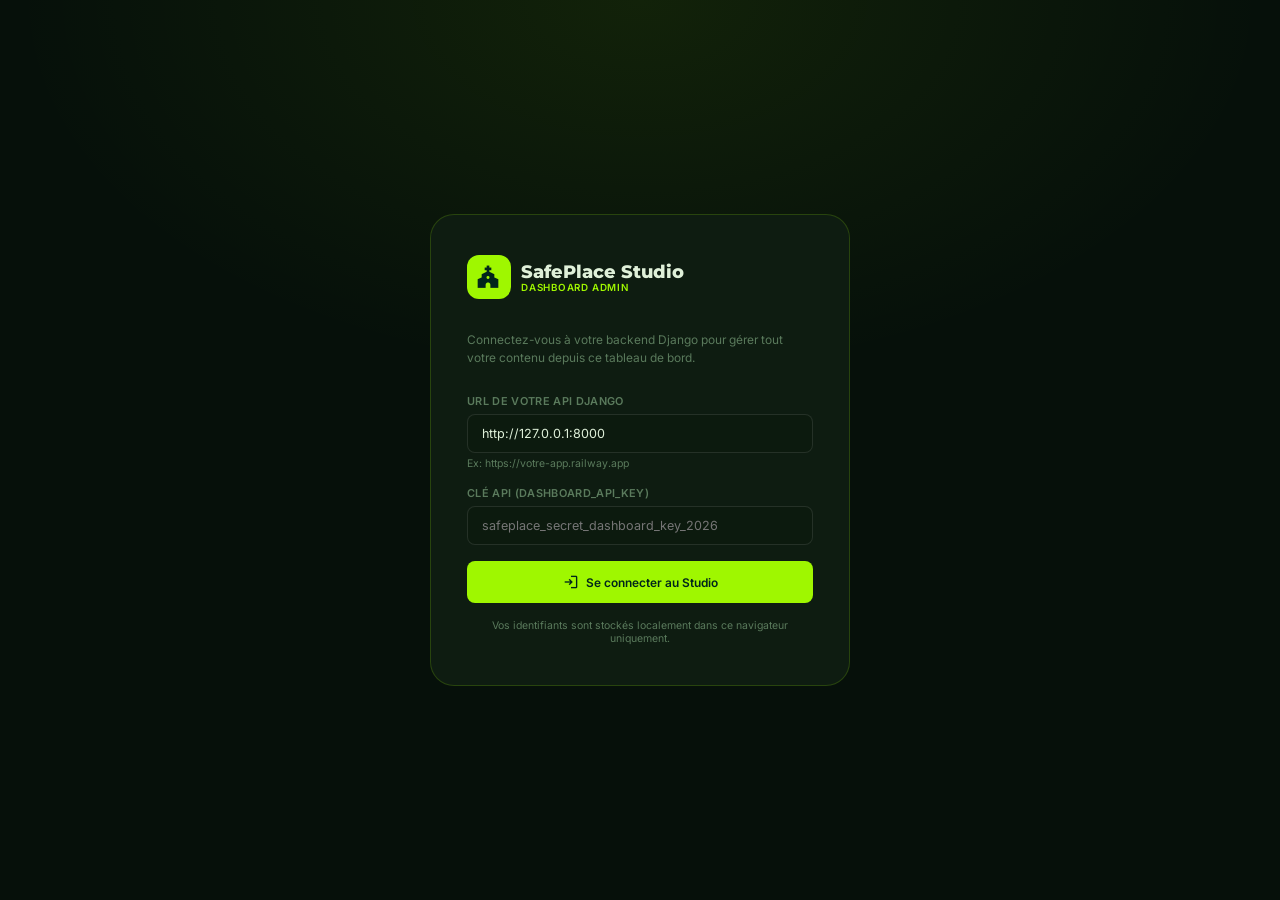
<file: dashboard/index.html>
<!DOCTYPE html>
<html lang="fr">
<head>
<meta charset="UTF-8"/>
<meta name="viewport" content="width=device-width, initial-scale=1.0"/>
<title>SafePlace Studio</title>
<link href="https://fonts.googleapis.com/css2?family=Inter:wght@300;400;500;600;700;800&family=Montserrat:wght@700;800;900&display=swap" rel="stylesheet"/>
<link href="https://fonts.googleapis.com/css2?family=Material+Symbols+Outlined:wght,FILL@300..700,0..1" rel="stylesheet"/>
<style>
/* ═══════════════ VARIABLES ═══════════════ */
:root{
  --bg:#06100a;--sb:#080f0b;--card:#0e1c11;--card2:#131f15;
  --border:rgba(159,247,0,.1);--border2:rgba(159,247,0,.18);
  --accent:#9ff700;--accent-dim:rgba(159,247,0,.13);
  --text:#dff0d9;--muted:#5a7a5c;--muted2:#3d5c40;
  --danger:#ff4455;--warn:#f59e0b;--info:#38bdf8;
  --radius:14px;--radius-sm:8px;--sidebar-w:240px;
  --transition:.18s ease;
}

/* ═══════════════ RESET ═══════════════ */
*{margin:0;padding:0;box-sizing:border-box}
html,body{height:100%;font-family:'Inter',sans-serif;background:var(--bg);color:var(--text);font-size:14px;-webkit-font-smoothing:antialiased}
a{text-decoration:none;color:inherit}
button{cursor:pointer;font-family:inherit}
input,textarea,select{font-family:inherit}
.material-symbols-outlined{font-variation-settings:'FILL' 0,'wght' 400,'GRAD' 0,'opsz' 24;display:inline-block;line-height:1;vertical-align:middle}

/* ═══════════════ SCROLLBAR ═══════════════ */
::-webkit-scrollbar{width:5px;height:5px}
::-webkit-scrollbar-track{background:transparent}
::-webkit-scrollbar-thumb{background:var(--muted2);border-radius:99px}

/* ═══════════════ LOGIN SCREEN ═══════════════ */
#login-screen{
  display:flex;align-items:center;justify-content:center;
  min-height:100vh;padding:24px;
  background:radial-gradient(ellipse 70% 60% at 50% 0%, rgba(159,247,0,.08) 0%, transparent 70%),var(--bg);
}
.login-box{
  width:100%;max-width:420px;
  background:var(--card);border:1px solid var(--border2);
  border-radius:24px;padding:40px 36px;
}
.login-logo{display:flex;align-items:center;gap:10px;margin-bottom:32px}
.login-logo-icon{width:44px;height:44px;border-radius:12px;background:var(--accent);display:flex;align-items:center;justify-content:center}
.login-logo-icon .material-symbols-outlined{color:#00261b;font-size:24px;font-variation-settings:'FILL' 1}
.login-logo h1{font-family:'Montserrat',sans-serif;font-size:1.25rem;font-weight:800;color:var(--text)}
.login-logo span{font-size:.7rem;color:var(--accent);font-weight:600;letter-spacing:.08em;text-transform:uppercase;display:block}
.login-tagline{color:var(--muted);font-size:.85rem;margin-bottom:28px;line-height:1.5}

/* ═══════════════ FORM ELEMENTS ═══════════════ */
.field{margin-bottom:16px}
.field label{display:block;font-size:.78rem;font-weight:600;color:var(--muted);margin-bottom:6px;letter-spacing:.03em;text-transform:uppercase}
.field input,.field select,.field textarea{
  width:100%;background:#0c1a0e;border:1px solid rgba(255,255,255,.1);
  border-radius:var(--radius-sm);padding:11px 14px;color:var(--text);font-size:.9rem;
  transition:border-color var(--transition);outline:none;
}
.field input:focus,.field select:focus,.field textarea:focus{border-color:var(--accent)}
.field textarea{resize:vertical;min-height:90px}
.field select option{background:#0c1a0e}
.field-row{display:grid;grid-template-columns:1fr 1fr;gap:12px}
.field-hint{font-size:.75rem;color:var(--muted);margin-top:4px}

/* ═══════════════ BUTTONS ═══════════════ */
.btn{display:inline-flex;align-items:center;gap:6px;padding:9px 18px;border-radius:999px;border:none;font-weight:600;font-size:.85rem;transition:all var(--transition);white-space:nowrap}
.btn-accent{background:var(--accent);color:#00261b}
.btn-accent:hover{background:#b5ff1a;transform:translateY(-1px)}
.btn-ghost{background:rgba(255,255,255,.06);color:var(--text)}
.btn-ghost:hover{background:rgba(255,255,255,.1)}
.btn-danger{background:rgba(255,68,85,.15);color:var(--danger)}
.btn-danger:hover{background:rgba(255,68,85,.25)}
.btn-warn{background:rgba(245,158,11,.15);color:var(--warn)}
.btn-warn:hover{background:rgba(245,158,11,.25)}
.btn-success{background:var(--accent-dim);color:var(--accent)}
.btn-success:hover{background:rgba(159,247,0,.22)}
.btn-sm{padding:6px 12px;font-size:.78rem}
.btn-icon{padding:7px;border-radius:var(--radius-sm)}
.btn:disabled{opacity:.5;pointer-events:none}
.btn-full{width:100%;justify-content:center;border-radius:var(--radius-sm);padding:12px}

/* ═══════════════ APP SHELL ═══════════════ */
#app{display:none;height:100vh;overflow:hidden}
.app-layout{display:flex;height:100%}

/* ═══════════════ SIDEBAR ═══════════════ */
#sidebar{
  width:var(--sidebar-w);flex-shrink:0;
  background:var(--sb);border-right:1px solid var(--border);
  display:flex;flex-direction:column;overflow-y:auto;
  transition:transform var(--transition);
}
.sb-logo{
  display:flex;align-items:center;gap:10px;
  padding:20px 18px 16px;border-bottom:1px solid var(--border);
}
.sb-logo-icon{width:36px;height:36px;border-radius:10px;background:var(--accent);display:flex;align-items:center;justify-content:center;flex-shrink:0}
.sb-logo-icon .material-symbols-outlined{color:#00261b;font-size:19px;font-variation-settings:'FILL' 1}
.sb-logo-text{font-family:'Montserrat',sans-serif;font-weight:800;font-size:.92rem;color:var(--text);line-height:1.2}
.sb-logo-sub{font-size:.62rem;color:var(--accent);font-weight:600;letter-spacing:.08em;text-transform:uppercase}
.sb-section{padding:10px 10px 4px;font-size:.65rem;font-weight:700;color:var(--muted2);letter-spacing:.1em;text-transform:uppercase}
.sb-nav{padding:4px 8px;display:flex;flex-direction:column;gap:2px}
.sb-item{
  display:flex;align-items:center;gap:10px;
  padding:9px 12px;border-radius:var(--radius-sm);
  color:var(--muted);font-weight:500;font-size:.875rem;
  cursor:pointer;transition:all var(--transition);position:relative;
}
.sb-item:hover{background:var(--accent-dim);color:var(--text)}
.sb-item.active{background:var(--accent-dim);color:var(--accent);font-weight:600}
.sb-item.active::before{content:'';position:absolute;left:0;top:25%;bottom:25%;width:3px;border-radius:0 3px 3px 0;background:var(--accent)}
.sb-item .material-symbols-outlined{font-size:19px}
.sb-badge{margin-left:auto;background:var(--danger);color:#fff;font-size:.65rem;font-weight:700;padding:2px 7px;border-radius:99px;min-width:20px;text-align:center}
.sb-badge.green{background:var(--accent);color:#00261b}
.sb-footer{margin-top:auto;padding:12px 8px;border-top:1px solid var(--border)}
.sb-api-info{padding:8px 12px;border-radius:var(--radius-sm);background:var(--accent-dim);margin-bottom:8px}
.sb-api-info p{font-size:.72rem;color:var(--muted);margin-bottom:2px}
.sb-api-info span{font-size:.75rem;color:var(--accent);font-weight:600;word-break:break-all}

/* ═══════════════ MAIN CONTENT ═══════════════ */
#main{flex:1;display:flex;flex-direction:column;overflow:hidden}
#topbar{
  display:flex;align-items:center;justify-content:space-between;
  padding:14px 24px;border-bottom:1px solid var(--border);
  background:rgba(8,15,11,.85);backdrop-filter:blur(12px);
  position:sticky;top:0;z-index:10;flex-shrink:0;
}
#page-title{font-family:'Montserrat',sans-serif;font-size:1.1rem;font-weight:800;color:var(--text)}
.topbar-actions{display:flex;align-items:center;gap:8px}
#content{flex:1;overflow-y:auto;padding:24px}

/* ═══════════════ SECTION (hidden/shown) ═══════════════ */
.section{display:none}
.section.active{display:block;animation:fadeIn .2s ease}
@keyframes fadeIn{from{opacity:0;transform:translateY(6px)}to{opacity:1;transform:none}}

/* ═══════════════ STATS GRID ═══════════════ */
.stats-grid{display:grid;grid-template-columns:repeat(auto-fill,minmax(160px,1fr));gap:14px;margin-bottom:24px}
.stat-card{
  background:var(--card);border:1px solid var(--border);border-radius:var(--radius);
  padding:18px;transition:border-color var(--transition),transform var(--transition);
}
.stat-card:hover{border-color:var(--border2);transform:translateY(-2px)}
.stat-icon{width:38px;height:38px;border-radius:10px;display:flex;align-items:center;justify-content:center;margin-bottom:12px}
.stat-val{font-size:1.8rem;font-weight:800;font-family:'Montserrat',sans-serif;line-height:1;margin-bottom:4px}
.stat-label{font-size:.75rem;color:var(--muted);font-weight:500}
.stat-sub{font-size:.72rem;color:var(--muted);margin-top:6px}
.stat-sub span{color:var(--accent);font-weight:600}

/* ═══════════════ TABLES ═══════════════ */
.table-wrap{background:var(--card);border:1px solid var(--border);border-radius:var(--radius);overflow:hidden}
.table-head{display:flex;align-items:center;justify-content:space-between;padding:14px 18px;border-bottom:1px solid var(--border);gap:12px;flex-wrap:wrap}
.table-title{font-weight:700;font-size:.95rem}
.table-tools{display:flex;align-items:center;gap:8px;flex-wrap:wrap}
.search-box{display:flex;align-items:center;gap:8px;background:rgba(255,255,255,.05);border:1px solid rgba(255,255,255,.08);border-radius:var(--radius-sm);padding:7px 12px}
.search-box input{background:transparent;border:none;outline:none;color:var(--text);font-size:.85rem;width:160px}
.search-box .material-symbols-outlined{color:var(--muted);font-size:17px}
table{width:100%;border-collapse:collapse}
thead tr{border-bottom:1px solid var(--border)}
th{padding:10px 16px;text-align:left;font-size:.72rem;font-weight:700;color:var(--muted);letter-spacing:.06em;text-transform:uppercase;white-space:nowrap}
td{padding:12px 16px;font-size:.875rem;border-bottom:1px solid rgba(255,255,255,.03);vertical-align:middle}
tr:last-child td{border-bottom:none}
tr:hover td{background:rgba(255,255,255,.02)}
.td-actions{display:flex;gap:6px;align-items:center}
.td-truncate{max-width:220px;overflow:hidden;text-overflow:ellipsis;white-space:nowrap}

/* ═══════════════ BADGES ═══════════════ */
.badge{display:inline-flex;align-items:center;gap:4px;padding:3px 10px;border-radius:99px;font-size:.72rem;font-weight:700;letter-spacing:.02em}
.badge-green{background:rgba(159,247,0,.15);color:var(--accent)}
.badge-red{background:rgba(255,68,85,.15);color:var(--danger)}
.badge-yellow{background:rgba(245,158,11,.15);color:var(--warn)}
.badge-blue{background:rgba(56,189,248,.15);color:var(--info)}
.badge-gray{background:rgba(255,255,255,.08);color:var(--muted)}
.dot{width:6px;height:6px;border-radius:50%;flex-shrink:0}
.dot-green{background:var(--accent);box-shadow:0 0 6px var(--accent)}
.dot-red{background:var(--danger)}
.dot-yellow{background:var(--warn);animation:pulse 2s infinite}
.dot-gray{background:var(--muted)}
@keyframes pulse{0%,100%{opacity:1}50%{opacity:.4}}

/* ═══════════════ LIVE CARDS ═══════════════ */
.lives-grid{display:grid;grid-template-columns:repeat(auto-fill,minmax(300px,1fr));gap:16px}
.live-card{
  background:var(--card);border:1px solid var(--border);border-radius:var(--radius);
  padding:20px;transition:border-color var(--transition);
}
.live-card:hover{border-color:var(--border2)}
.live-card-header{display:flex;align-items:flex-start;justify-content:space-between;gap:12px;margin-bottom:12px}
.live-card-platform{display:flex;align-items:center;gap:8px}
.live-platform-icon{width:32px;height:32px;border-radius:8px;display:flex;align-items:center;justify-content:center;font-size:.7rem;font-weight:800;letter-spacing:.03em}
.live-card h3{font-size:.95rem;font-weight:700;line-height:1.3;margin-bottom:4px}
.live-card p{font-size:.8rem;color:var(--muted);line-height:1.4;margin-bottom:12px}
.live-card-url{font-size:.75rem;color:var(--muted);word-break:break-all;padding:8px;background:rgba(255,255,255,.04);border-radius:6px;margin-bottom:12px;display:flex;align-items:center;gap:6px}
.live-card-actions{display:flex;gap:8px;flex-wrap:wrap}
.live-card.is-live{border-color:rgba(255,68,85,.4);box-shadow:0 0 24px rgba(255,68,85,.08)}

/* ═══════════════ TWO-COL GRID (recent tables) ═══════════════ */
.two-col{display:grid;grid-template-columns:1fr 1fr;gap:16px}
@media(max-width:900px){.two-col{grid-template-columns:1fr}}

/* ═══════════════ MESSAGES ═══════════════ */
.msg-item{
  display:flex;align-items:flex-start;gap:12px;
  padding:14px 18px;border-bottom:1px solid var(--border);
  cursor:pointer;transition:background var(--transition);
}
.msg-item:hover{background:rgba(255,255,255,.03)}
.msg-item:last-child{border-bottom:none}
.msg-avatar{width:36px;height:36px;border-radius:50%;background:var(--accent-dim);display:flex;align-items:center;justify-content:center;color:var(--accent);font-weight:700;font-size:.9rem;flex-shrink:0}
.msg-body{flex:1;min-width:0}
.msg-from{font-weight:600;font-size:.875rem;display:flex;align-items:center;gap:8px}
.msg-subject{font-size:.82rem;color:var(--muted);white-space:nowrap;overflow:hidden;text-overflow:ellipsis}
.msg-date{font-size:.72rem;color:var(--muted2);white-space:nowrap;margin-left:auto;flex-shrink:0}
.msg-unread .msg-from{color:var(--accent)}
.msg-unread-dot{width:7px;height:7px;border-radius:50%;background:var(--accent);flex-shrink:0;margin-top:4px}

/* ═══════════════ EMPTY STATE ═══════════════ */
.empty{
  text-align:center;padding:56px 24px;color:var(--muted);
}
.empty .material-symbols-outlined{font-size:52px;opacity:.25;display:block;margin-bottom:12px}
.empty p{font-size:.9rem}

/* ═══════════════ PAGINATION ═══════════════ */
.pagination{display:flex;align-items:center;gap:8px;padding:12px 16px;border-top:1px solid var(--border);justify-content:center}
.pagination .btn-ghost{padding:6px 12px;border-radius:6px}
.pagination span{font-size:.8rem;color:var(--muted)}

/* ═══════════════ MODALS ═══════════════ */
.modal-overlay{
  display:none;position:fixed;inset:0;z-index:200;
  background:rgba(0,0,0,.7);backdrop-filter:blur(6px);
  align-items:center;justify-content:center;padding:16px;
}
.modal-overlay.open{display:flex;animation:fadeIn .18s ease}
.modal-box{
  background:var(--card);border:1px solid var(--border2);border-radius:20px;
  width:100%;max-width:600px;max-height:90vh;overflow-y:auto;
  box-shadow:0 32px 80px rgba(0,0,0,.6);
  animation:slideUp .22s cubic-bezier(0.34,1.56,0.64,1);
}
@keyframes slideUp{from{transform:translateY(20px);opacity:0}to{transform:none;opacity:1}}
.modal-box.modal-lg{max-width:760px}
.modal-box.modal-sm{max-width:420px}
.modal-header{display:flex;align-items:center;justify-content:space-between;padding:20px 24px 0}
.modal-header h2{font-family:'Montserrat',sans-serif;font-size:1.05rem;font-weight:800}
.modal-close{width:32px;height:32px;border-radius:8px;background:rgba(255,255,255,.07);border:none;color:var(--muted);display:flex;align-items:center;justify-content:center;cursor:pointer;transition:all var(--transition)}
.modal-close:hover{background:rgba(255,255,255,.12);color:var(--text)}
.modal-body{padding:20px 24px}
.modal-footer{display:flex;justify-content:flex-end;gap:10px;padding:0 24px 20px}

/* ═══════════════ SEGMENTED CONTROL ═══════════════ */
.seg{display:flex;background:rgba(255,255,255,.06);border-radius:var(--radius-sm);padding:3px;gap:2px}
.seg-btn{flex:1;padding:7px 14px;border-radius:6px;border:none;background:transparent;color:var(--muted);font-size:.82rem;font-weight:600;cursor:pointer;transition:all var(--transition)}
.seg-btn.active{background:var(--accent);color:#00261b}

/* ═══════════════ TOAST ═══════════════ */
#toast-container{position:fixed;bottom:24px;right:24px;z-index:9999;display:flex;flex-direction:column;gap:8px;pointer-events:none}
.toast{
  display:flex;align-items:center;gap:10px;
  padding:12px 18px;border-radius:var(--radius-sm);
  font-size:.85rem;font-weight:600;min-width:220px;max-width:360px;
  box-shadow:0 8px 24px rgba(0,0,0,.4);
  animation:toastIn .25s cubic-bezier(0.34,1.56,0.64,1);
  pointer-events:all;
}
@keyframes toastIn{from{transform:translateX(20px);opacity:0}to{transform:none;opacity:1}}
.toast-success{background:#0d2410;border:1px solid rgba(159,247,0,.3);color:var(--accent)}
.toast-error{background:#1a0808;border:1px solid rgba(255,68,85,.3);color:var(--danger)}
.toast-info{background:#071520;border:1px solid rgba(56,189,248,.3);color:var(--info)}

/* ═══════════════ UPLOAD ZONE ═══════════════ */
.upload-zone{
  border:2px dashed var(--border2);border-radius:var(--radius-sm);
  padding:20px;text-align:center;cursor:pointer;
  transition:all var(--transition);
}
.upload-zone:hover,.upload-zone.dragover{border-color:var(--accent);background:var(--accent-dim)}
.upload-zone .material-symbols-outlined{font-size:32px;color:var(--muted);display:block;margin-bottom:8px}
.upload-zone p{font-size:.82rem;color:var(--muted)}
.upload-zone strong{color:var(--accent)}

/* ═══════════════ COLOR PICKER ═══════════════ */
.color-row{display:flex;gap:8px;flex-wrap:wrap;margin-top:6px}
.color-swatch{width:28px;height:28px;border-radius:6px;cursor:pointer;border:2px solid transparent;transition:border-color var(--transition)}
.color-swatch.selected{border-color:var(--accent)}

/* ═══════════════ LOADING ═══════════════ */
.loading{display:flex;align-items:center;justify-content:center;padding:40px;color:var(--muted);gap:10px}
@keyframes spin{to{transform:rotate(360deg)}}
.spin{animation:spin .8s linear infinite;display:inline-block}

/* ═══════════════ FILTER BAR ═══════════════ */
.filter-bar{display:flex;gap:8px;flex-wrap:wrap;margin-bottom:16px}
.filter-chip{padding:5px 14px;border-radius:99px;border:1px solid var(--border);background:transparent;color:var(--muted);font-size:.78rem;font-weight:600;cursor:pointer;transition:all var(--transition)}
.filter-chip.active{background:var(--accent-dim);border-color:var(--accent);color:var(--accent)}
.filter-chip:hover{border-color:var(--border2)}

/* ═══════════════ RESPONSIVE ═══════════════ */
@media(max-width:768px){
  #sidebar{position:fixed;left:0;top:0;bottom:0;z-index:100;transform:translateX(-100%)}
  #sidebar.open{transform:none}
  #content{padding:16px}
  .stats-grid{grid-template-columns:repeat(2,1fr)}
  .two-col{grid-template-columns:1fr}
  .lives-grid{grid-template-columns:1fr}
}
</style>
</head>
<body>

<!-- ═══════ LOGIN SCREEN ═══════ -->
<div id="login-screen">
  <div class="login-box">
    <div class="login-logo">
      <div class="login-logo-icon"><span class="material-symbols-outlined">church</span></div>
      <div>
        <h1>SafePlace Studio</h1>
        <span>Dashboard Admin</span>
      </div>
    </div>
    <p class="login-tagline">Connectez-vous à votre backend Django pour gérer tout votre contenu depuis ce tableau de bord.</p>
    <div class="field">
      <label>URL de votre API Django</label>
      <input id="inp-base" type="url" placeholder="http://127.0.0.1:8000" value="http://127.0.0.1:8000"/>
      <p class="field-hint">Ex: https://votre-app.railway.app</p>
    </div>
    <div class="field">
      <label>Clé API (DASHBOARD_API_KEY)</label>
      <input id="inp-key" type="password" placeholder="safeplace_secret_dashboard_key_2026"/>
    </div>
    <div id="login-error" style="display:none;color:var(--danger);font-size:.82rem;margin-bottom:12px;padding:10px;background:rgba(255,68,85,.1);border-radius:8px"></div>
    <button class="btn btn-accent btn-full" onclick="SP.login()">
      <span class="material-symbols-outlined" style="font-size:18px;font-variation-settings:'FILL' 1">login</span>
      Se connecter au Studio
    </button>
    <p style="text-align:center;color:var(--muted);font-size:.75rem;margin-top:16px">Vos identifiants sont stockés localement dans ce navigateur uniquement.</p>
  </div>
</div>

<!-- ═══════ APP SHELL ═══════ -->
<div id="app">
<div class="app-layout">

<!-- Sidebar -->
<aside id="sidebar">
  <div class="sb-logo">
    <div class="sb-logo-icon"><span class="material-symbols-outlined">church</span></div>
    <div>
      <div class="sb-logo-text">SafePlace</div>
      <div class="sb-logo-sub">Studio</div>
    </div>
  </div>

  <div class="sb-section">Principal</div>
  <nav class="sb-nav">
    <div class="sb-item active" data-section="overview">
      <span class="material-symbols-outlined">dashboard</span>Vue d'ensemble
    </div>
    <div class="sb-item" data-section="analytics">
      <span class="material-symbols-outlined">bar_chart</span>Analytiques
    </div>
  </nav>

  <div class="sb-section">Contenu</div>
  <nav class="sb-nav">
    <div class="sb-item" data-section="podcasts">
      <span class="material-symbols-outlined">headphones</span>Podcasts
    </div>
    <div class="sb-item" data-section="videos">
      <span class="material-symbols-outlined">smart_display</span>Vidéos
    </div>
    <div class="sb-item" data-section="lives">
      <span class="material-symbols-outlined">sensors</span>Lives
      <span class="sb-badge green" id="badge-lives" style="display:none">0</span>
    </div>
  </nav>

  <div class="sb-section">Communauté</div>
  <nav class="sb-nav">
    <div class="sb-item" data-section="comments">
      <span class="material-symbols-outlined">comment</span>Commentaires
      <span class="sb-badge" id="badge-comments" style="display:none">0</span>
    </div>
    <div class="sb-item" data-section="messages">
      <span class="material-symbols-outlined">mail</span>Messages
      <span class="sb-badge" id="badge-messages" style="display:none">0</span>
    </div>
    <div class="sb-item" data-section="subscribers">
      <span class="material-symbols-outlined">group</span>Abonnés
    </div>
  </nav>

  <div class="sb-footer">
    <div class="sb-api-info">
      <p>Connecté à</p>
      <span id="sb-api-url">—</span>
    </div>
    <div class="sb-item" onclick="SP.logout()" style="color:var(--danger)">
      <span class="material-symbols-outlined">logout</span>Déconnexion
    </div>
  </div>
</aside>

<!-- Main -->
<main id="main">
  <div id="topbar">
    <div style="display:flex;align-items:center;gap:12px">
      <button id="sb-toggle" class="btn btn-ghost btn-icon" style="display:none" onclick="document.getElementById('sidebar').classList.toggle('open')">
        <span class="material-symbols-outlined">menu</span>
      </button>
      <span id="page-title">Vue d'ensemble</span>
    </div>
    <div class="topbar-actions">
      <button class="btn btn-ghost btn-sm" onclick="SP.refresh()">
        <span class="material-symbols-outlined" style="font-size:16px" id="refresh-icon">refresh</span>
        Actualiser
      </button>
    </div>
  </div>

  <div id="content">

    <!-- ════ OVERVIEW ════ -->
    <div class="section active" id="section-overview">
      <div class="stats-grid" id="stats-grid"><div class="loading"><span class="material-symbols-outlined spin">progress_activity</span> Chargement…</div></div>
      <div class="two-col">
        <div class="table-wrap" id="recent-episodes-wrap">
          <div class="table-head"><span class="table-title">Épisodes récents</span><a class="btn btn-ghost btn-sm" onclick="SP.show('podcasts')">Voir tout</a></div>
          <div id="recent-episodes-body"><div class="loading"><span class="material-symbols-outlined spin">progress_activity</span></div></div>
        </div>
        <div class="table-wrap" id="recent-messages-wrap">
          <div class="table-head"><span class="table-title">Messages récents</span><a class="btn btn-ghost btn-sm" onclick="SP.show('messages')">Voir tout</a></div>
          <div id="recent-messages-body"><div class="loading"><span class="material-symbols-outlined spin">progress_activity</span></div></div>
        </div>
      </div>
    </div>

    <!-- ════ ANALYTICS ════ -->
    <div class="section" id="section-analytics">
      <div class="stats-grid" id="analytics-stats"></div>
      <div class="two-col">
        <div class="table-wrap">
          <div class="table-head"><span class="table-title">Top épisodes (vues)</span></div>
          <div id="top-episodes-body"></div>
        </div>
        <div class="table-wrap">
          <div class="table-head"><span class="table-title">Épisodes par catégorie</span></div>
          <div id="categories-body"></div>
        </div>
      </div>
    </div>

    <!-- ════ PODCASTS ════ -->
    <div class="section" id="section-podcasts">
      <div class="filter-bar" id="podcast-filters">
        <button class="filter-chip active" data-filter="">Tous</button>
        <button class="filter-chip" data-filter="published">Publiés</button>
        <button class="filter-chip" data-filter="draft">Brouillons</button>
      </div>
      <div class="table-wrap">
        <div class="table-head">
          <span class="table-title" id="podcast-count">Podcasts</span>
          <div class="table-tools">
            <div class="search-box"><span class="material-symbols-outlined">search</span><input id="podcast-search" placeholder="Rechercher…" oninput="SP.sections.podcasts.search(this.value)"/></div>
            <button class="btn btn-accent btn-sm" onclick="SP.openEpisodeModal(null,'podcast')">
              <span class="material-symbols-outlined" style="font-size:16px">add</span>Nouveau podcast
            </button>
          </div>
        </div>
        <div id="podcasts-body"></div>
        <div class="pagination" id="podcasts-pagination"></div>
      </div>
    </div>

    <!-- ════ VIDEOS ════ -->
    <div class="section" id="section-videos">
      <div class="filter-bar" id="video-filters">
        <button class="filter-chip active" data-filter="">Toutes</button>
        <button class="filter-chip" data-filter="published">Publiées</button>
        <button class="filter-chip" data-filter="draft">Brouillons</button>
      </div>
      <div class="table-wrap">
        <div class="table-head">
          <span class="table-title" id="video-count">Vidéos</span>
          <div class="table-tools">
            <div class="search-box"><span class="material-symbols-outlined">search</span><input id="video-search" placeholder="Rechercher…" oninput="SP.sections.videos.search(this.value)"/></div>
            <button class="btn btn-accent btn-sm" onclick="SP.openEpisodeModal(null,'video')">
              <span class="material-symbols-outlined" style="font-size:16px">add</span>Nouvelle vidéo
            </button>
          </div>
        </div>
        <div id="videos-body"></div>
        <div class="pagination" id="videos-pagination"></div>
      </div>
    </div>

    <!-- ════ LIVES ════ -->
    <div class="section" id="section-lives">
      <div style="display:flex;justify-content:space-between;align-items:center;margin-bottom:16px">
        <div style="display:flex;gap:8px">
          <div class="seg" id="live-filter">
            <button class="seg-btn active" data-filter="">Tous</button>
            <button class="seg-btn" data-filter="live">🔴 En direct</button>
            <button class="seg-btn" data-filter="scheduled">Programmés</button>
            <button class="seg-btn" data-filter="ended">Terminés</button>
          </div>
        </div>
        <button class="btn btn-accent" onclick="SP.openLiveModal(null)">
          <span class="material-symbols-outlined" style="font-size:16px;font-variation-settings:'FILL' 1">sensors</span>
          Nouveau live
        </button>
      </div>
      <div class="lives-grid" id="lives-grid"></div>
    </div>

    <!-- ════ COMMENTS ════ -->
    <div class="section" id="section-comments">
      <div class="filter-bar">
        <button class="filter-chip active" data-filter="" onclick="SP.sections.comments.setFilter('')">Tous</button>
        <button class="filter-chip" data-filter="true" onclick="SP.sections.comments.setFilter('true')">Approuvés</button>
        <button class="filter-chip" data-filter="false" onclick="SP.sections.comments.setFilter('false')">En attente</button>
      </div>
      <div class="table-wrap">
        <div class="table-head">
          <span class="table-title" id="comments-count">Commentaires</span>
          <div class="search-box"><span class="material-symbols-outlined">search</span><input id="comment-search" placeholder="Rechercher…" oninput="SP.sections.comments.search(this.value)"/></div>
        </div>
        <div id="comments-body"></div>
      </div>
    </div>

    <!-- ════ MESSAGES ════ -->
    <div class="section" id="section-messages">
      <div style="display:flex;justify-content:space-between;align-items:center;margin-bottom:16px;flex-wrap:wrap;gap:10px">
        <div class="filter-bar" style="margin:0">
          <button class="filter-chip active" onclick="SP.sections.messages.setFilter('')">Tous</button>
          <button class="filter-chip" onclick="SP.sections.messages.setFilter('unread')">Non lus</button>
          <button class="filter-chip" onclick="SP.sections.messages.setFilter('read')">Lus</button>
        </div>
        <button class="btn btn-ghost btn-sm" onclick="SP.sections.messages.markAllRead()">
          <span class="material-symbols-outlined" style="font-size:15px">mark_email_read</span>Tout marquer lu
        </button>
      </div>
      <div class="table-wrap"><div id="messages-body"></div></div>
    </div>

    <!-- ════ SUBSCRIBERS ════ -->
    <div class="section" id="section-subscribers">
      <div class="table-wrap">
        <div class="table-head">
          <span class="table-title" id="sub-count">Abonnés</span>
          <button class="btn btn-ghost btn-sm" onclick="SP.sections.subscribers.exportCsv()">
            <span class="material-symbols-outlined" style="font-size:15px">download</span>Exporter CSV
          </button>
        </div>
        <div id="subscribers-body"></div>
      </div>
    </div>

  </div><!-- /content -->
</main>
</div>
</div><!-- /app -->

<!-- ═══════ MODAL EPISODE ═══════ -->
<div class="modal-overlay" id="modal-episode">
  <div class="modal-box modal-lg">
    <div class="modal-header">
      <h2 id="episode-modal-title">Nouveau podcast</h2>
      <button class="modal-close" onclick="SP.closeModal('modal-episode')"><span class="material-symbols-outlined">close</span></button>
    </div>
    <div class="modal-body">
      <input type="hidden" id="ep-id"/>
      <input type="hidden" id="ep-type"/>
      <div class="field-row">
        <div class="field" style="grid-column:1/-1">
          <label>Titre *</label>
          <input id="ep-title" placeholder="Titre de l'épisode…"/>
        </div>
      </div>
      <div class="field">
        <label>Description *</label>
        <textarea id="ep-desc" placeholder="Description de l'épisode…" rows="3"></textarea>
      </div>
      <div class="field-row">
        <div class="field">
          <label>Catégorie</label>
          <select id="ep-cat"><option value="">— Aucune —</option></select>
        </div>
        <div class="field">
          <label>Présentateur</label>
          <input id="ep-host" placeholder="The SafePlace by K"/>
        </div>
      </div>
      <div class="field-row">
        <div class="field">
          <label>Durée</label>
          <input id="ep-duration" placeholder="45:32"/>
        </div>
        <div class="field">
          <label>Couleur de couverture</label>
          <div class="color-row" id="color-row"></div>
        </div>
      </div>

      <!-- Podcast: audio URL -->
      <div id="ep-audio-section">
        <div class="field">
          <label>URL Audio (SoundCloud, Podbean, etc.)</label>
          <input id="ep-audio" type="url" placeholder="https://soundcloud.com/…"/>
        </div>
      </div>

      <!-- Video: YouTube OR direct URL -->
      <div id="ep-video-section" style="display:none">
        <div class="seg" id="video-source-seg" style="margin-bottom:12px">
          <button class="seg-btn active" data-vsrc="url">URL (YouTube / directe)</button>
          <button class="seg-btn" data-vsrc="file">Upload fichier</button>
        </div>
        <div id="ep-url-source">
          <div class="field">
            <label>URL Vidéo</label>
            <input id="ep-video" type="url" placeholder="https://youtube.com/watch?v=… ou URL directe"/>
            <p class="field-hint">YouTube, Vimeo, ou lien direct .mp4</p>
          </div>
        </div>
        <div id="ep-file-source" style="display:none">
          <div class="field">
            <label>Fichier vidéo (upload vers le serveur)</label>
            <div class="upload-zone" id="ep-upload-zone" onclick="document.getElementById('ep-file-input').click()">
              <span class="material-symbols-outlined">cloud_upload</span>
              <p>Cliquez ou glissez un fichier ici<br><strong>MP4, WebM, MKV</strong> — Max 500 MB</p>
              <p id="ep-file-name" style="color:var(--accent);margin-top:6px;display:none"></p>
            </div>
            <input type="file" id="ep-file-input" accept="video/*,audio/*" style="display:none" onchange="SP.onFileSelect(this)"/>
          </div>
          <div id="ep-upload-progress" style="display:none">
            <div style="background:rgba(255,255,255,.1);border-radius:99px;height:6px;overflow:hidden;margin-bottom:8px">
              <div id="ep-upload-bar" style="height:100%;background:var(--accent);border-radius:99px;width:0%;transition:width .2s"></div>
            </div>
            <p style="font-size:.78rem;color:var(--muted)" id="ep-upload-label">Upload…</p>
          </div>
        </div>
      </div>

      <div class="field">
        <label style="display:flex;align-items:center;gap:8px;cursor:pointer">
          <input type="checkbox" id="ep-published" checked style="width:16px;height:16px;accent-color:var(--accent)"/>
          Publier immédiatement
        </label>
      </div>
    </div>
    <div class="modal-footer">
      <button class="btn btn-ghost" onclick="SP.closeModal('modal-episode')">Annuler</button>
      <button class="btn btn-accent" id="ep-save-btn" onclick="SP.saveEpisode()">
        <span class="material-symbols-outlined" style="font-size:16px;font-variation-settings:'FILL' 1">save</span>
        Enregistrer
      </button>
    </div>
  </div>
</div>

<!-- ═══════ MODAL LIVE ═══════ -->
<div class="modal-overlay" id="modal-live">
  <div class="modal-box">
    <div class="modal-header">
      <h2 id="live-modal-title">Nouveau live</h2>
      <button class="modal-close" onclick="SP.closeModal('modal-live')"><span class="material-symbols-outlined">close</span></button>
    </div>
    <div class="modal-body">
      <input type="hidden" id="live-id"/>
      <div class="field">
        <label>Titre *</label>
        <input id="live-title" placeholder="Titre du live…"/>
      </div>
      <div class="field">
        <label>Description</label>
        <textarea id="live-desc" placeholder="Description…" rows="2"></textarea>
      </div>
      <div class="field-row">
        <div class="field">
          <label>Plateforme</label>
          <select id="live-platform">
            <option value="youtube">YouTube</option>
            <option value="facebook">Facebook</option>
            <option value="instagram">Instagram</option>
            <option value="twitch">Twitch</option>
            <option value="other">Autre</option>
          </select>
        </div>
        <div class="field">
          <label>Statut</label>
          <select id="live-status">
            <option value="scheduled">Programmé</option>
            <option value="live">🔴 EN DIRECT</option>
            <option value="ended">Terminé</option>
          </select>
        </div>
      </div>
      <div class="field">
        <label>URL du live (lien public)</label>
        <input id="live-url" type="url" placeholder="https://youtube.com/live/…"/>
      </div>
      <div class="field">
        <label>URL Embed (iframe pour le site)</label>
        <input id="live-embed" type="url" placeholder="https://youtube.com/embed/…"/>
        <p class="field-hint">Coller l'URL d'intégration YouTube/Facebook pour l'afficher sur le site</p>
      </div>
    </div>
    <div class="modal-footer">
      <button class="btn btn-ghost" onclick="SP.closeModal('modal-live')">Annuler</button>
      <button class="btn btn-accent" onclick="SP.saveLive()">
        <span class="material-symbols-outlined" style="font-size:16px;font-variation-settings:'FILL' 1">save</span>
        Enregistrer
      </button>
    </div>
  </div>
</div>

<!-- ═══════ MODAL CONFIRM ═══════ -->
<div class="modal-overlay" id="modal-confirm">
  <div class="modal-box modal-sm">
    <div class="modal-header"><h2 id="confirm-title">Confirmer</h2>
      <button class="modal-close" onclick="SP.closeModal('modal-confirm')"><span class="material-symbols-outlined">close</span></button>
    </div>
    <div class="modal-body"><p id="confirm-msg" style="color:var(--muted);line-height:1.6"></p></div>
    <div class="modal-footer">
      <button class="btn btn-ghost" onclick="SP.closeModal('modal-confirm')">Annuler</button>
      <button class="btn btn-danger" id="confirm-ok">Confirmer</button>
    </div>
  </div>
</div>

<!-- ═══════ MODAL MESSAGE ═══════ -->
<div class="modal-overlay" id="modal-message">
  <div class="modal-box">
    <div class="modal-header">
      <h2 id="msg-modal-from">Message</h2>
      <button class="modal-close" onclick="SP.closeModal('modal-message')"><span class="material-symbols-outlined">close</span></button>
    </div>
    <div class="modal-body">
      <p style="font-size:.8rem;color:var(--muted);margin-bottom:4px" id="msg-modal-email"></p>
      <p style="font-size:.8rem;color:var(--muted);margin-bottom:16px" id="msg-modal-date"></p>
      <p style="font-weight:700;margin-bottom:10px" id="msg-modal-subject"></p>
      <p style="line-height:1.7;color:var(--text);white-space:pre-wrap" id="msg-modal-body"></p>
    </div>
    <div class="modal-footer">
      <button class="btn btn-danger btn-sm" id="msg-modal-delete-btn">
        <span class="material-symbols-outlined" style="font-size:15px">delete</span>Supprimer
      </button>
      <a class="btn btn-ghost btn-sm" id="msg-modal-reply-btn" href="#" target="_blank">
        <span class="material-symbols-outlined" style="font-size:15px">reply</span>Répondre par email
      </a>
    </div>
  </div>
</div>

<!-- Toast container -->
<div id="toast-container"></div>

<script>
/* ═══════════════════════════════════════════════════════
   SafePlace Studio — Main App
════════════════════════════════════════════════════════ */
const SP = {

  /* ── Config ── */
  cfg: { base: '', key: '' },
  state: {
    section: 'overview',
    podcastPage: 1, podcastFilter: '', podcastSearch: '',
    videoPage: 1, videoFilter: '', videoSearch: '',
    liveFilter: '',
    commentFilter: '', commentSearch: '',
    messageFilter: '',
    categories: [],
  },

  /* ══════════════════════════════
     AUTH
  ══════════════════════════════ */
  async login() {
    const base = document.getElementById('inp-base').value.trim().replace(/\/+$/,'');
    const key  = document.getElementById('inp-key').value.trim();
    const errEl = document.getElementById('login-error');
    errEl.style.display = 'none';
    if (!base || !key) { SP.showLoginError('URL et clé API obligatoires.'); return; }
    try {
      const res = await fetch(`${base}/api/v1/dashboard-data/`, {
        headers: { 'X-API-KEY': key }
      });
      if (!res.ok) { SP.showLoginError(`Erreur ${res.status} — Vérifiez votre URL et clé API.`); return; }
      localStorage.setItem('sp_base', base);
      localStorage.setItem('sp_key', key);
      SP.cfg.base = base; SP.cfg.key = key;
      SP.boot();
    } catch(e) {
      SP.showLoginError('Impossible de joindre le serveur. Vérifiez l\'URL et que CORS est activé.');
    }
  },

  showLoginError(msg) {
    const el = document.getElementById('login-error');
    el.textContent = msg; el.style.display = 'block';
  },

  logout() {
    localStorage.removeItem('sp_base'); localStorage.removeItem('sp_key');
    SP.cfg = { base:'', key:'' };
    document.getElementById('app').style.display = 'none';
    document.getElementById('login-screen').style.display = 'flex';
  },

  /* ══════════════════════════════
     BOOT
  ══════════════════════════════ */
  boot() {
    const base = localStorage.getItem('sp_base');
    const key  = localStorage.getItem('sp_key');
    if (!base || !key) { document.getElementById('login-screen').style.display='flex'; return; }
    SP.cfg.base = base; SP.cfg.key = key;
    document.getElementById('login-screen').style.display = 'none';
    document.getElementById('app').style.display = 'block';
    document.getElementById('sb-api-url').textContent = base.replace(/^https?:\/\//,'');

    /* Nav items */
    document.querySelectorAll('.sb-item[data-section]').forEach(el => {
      el.addEventListener('click', () => SP.show(el.dataset.section));
    });
    /* Filter chips */
    document.querySelectorAll('.filter-bar .filter-chip').forEach(el => {
      el.addEventListener('click', function() {
        this.closest('.filter-bar').querySelectorAll('.filter-chip').forEach(c => c.classList.remove('active'));
        this.classList.add('active');
        if (this.closest('#section-podcasts')) SP.sections.podcasts.setFilter(this.dataset.filter);
        if (this.closest('#section-videos'))  SP.sections.videos.setFilter(this.dataset.filter);
      });
    });
    /* Live filter seg */
    document.querySelectorAll('#live-filter .seg-btn').forEach(el => {
      el.addEventListener('click', function() {
        document.querySelectorAll('#live-filter .seg-btn').forEach(b=>b.classList.remove('active'));
        this.classList.add('active');
        SP.sections.lives.setFilter(this.dataset.filter);
      });
    });
    /* Color swatches */
    const colors = ['#00261b','#416900','#1a4a6e','#6b1a1a','#2d1a6b','#1a6b4a','#5c3317','#1a5c5c'];
    const cr = document.getElementById('color-row');
    colors.forEach(c => {
      const sw = document.createElement('div');
      sw.className = 'color-swatch'; sw.style.background = c; sw.dataset.color = c;
      sw.onclick = () => { document.querySelectorAll('.color-swatch').forEach(s=>s.classList.remove('selected')); sw.classList.add('selected'); };
      cr.appendChild(sw);
    });
    cr.firstChild.classList.add('selected');

    /* Video source toggle */
    document.querySelectorAll('#video-source-seg .seg-btn').forEach(btn => {
      btn.addEventListener('click', function() {
        document.querySelectorAll('#video-source-seg .seg-btn').forEach(b=>b.classList.remove('active'));
        this.classList.add('active');
        document.getElementById('ep-url-source').style.display  = this.dataset.vsrc==='url'  ? '' : 'none';
        document.getElementById('ep-file-source').style.display = this.dataset.vsrc==='file' ? '' : 'none';
      });
    });

    /* Upload zone drag/drop */
    const zone = document.getElementById('ep-upload-zone');
    zone.addEventListener('dragover', e => { e.preventDefault(); zone.classList.add('dragover'); });
    zone.addEventListener('dragleave', () => zone.classList.remove('dragover'));
    zone.addEventListener('drop', e => {
      e.preventDefault(); zone.classList.remove('dragover');
      const f = e.dataTransfer.files[0];
      if (f) SP.onFileSelect({ files: [f] });
    });

    /* Responsive sidebar toggle */
    const sbToggle = document.getElementById('sb-toggle');
    if (window.innerWidth <= 768) sbToggle.style.display = '';

    SP.loadCategories();
    SP.show('overview');
  },

  /* ══════════════════════════════
     API LAYER
  ══════════════════════════════ */
  async req(method, path, body, isFormData) {
    const headers = { 'X-API-KEY': SP.cfg.key };
    if (!isFormData) headers['Content-Type'] = 'application/json';
    const opts = { method, headers };
    if (body) opts.body = isFormData ? body : JSON.stringify(body);
    const res = await fetch(SP.cfg.base + '/api/v1' + path, opts);
    const ct = res.headers.get('Content-Type') || '';
    const data = ct.includes('json') ? await res.json() : await res.text();
    if (!res.ok) throw new Error((data && data.error) || `HTTP ${res.status}`);
    return data;
  },
  get:    (p)    => SP.req('GET',    p),
  post:   (p, b) => SP.req('POST',   p, b),
  put:    (p, b) => SP.req('PUT',    p, b),
  patch:  (p, b) => SP.req('PATCH',  p, b),
  del:    (p)    => SP.req('DELETE', p),

  /* ══════════════════════════════
     UI HELPERS
  ══════════════════════════════ */
  show(section) {
    SP.state.section = section;
    document.querySelectorAll('.section').forEach(el=>el.classList.remove('active'));
    document.getElementById('section-'+section).classList.add('active');
    document.querySelectorAll('.sb-item[data-section]').forEach(el=>el.classList.toggle('active', el.dataset.section===section));
    const titles = {
      overview:'Vue d\'ensemble', analytics:'Analytiques',
      podcasts:'Podcasts', videos:'Vidéos', lives:'Lives',
      comments:'Commentaires', messages:'Messages', subscribers:'Abonnés'
    };
    document.getElementById('page-title').textContent = titles[section] || section;
    const loaders = {
      overview: () => SP.sections.overview.load(),
      analytics: () => SP.sections.analytics.load(),
      podcasts: () => SP.sections.podcasts.load(),
      videos: () => SP.sections.videos.load(),
      lives: () => SP.sections.lives.load(),
      comments: () => SP.sections.comments.load(),
      messages: () => SP.sections.messages.load(),
      subscribers: () => SP.sections.subscribers.load(),
    };
    if (loaders[section]) loaders[section]();
    document.getElementById('sidebar').classList.remove('open');
  },

  refresh() {
    const icon = document.getElementById('refresh-icon');
    icon.classList.add('spin');
    setTimeout(()=>icon.classList.remove('spin'), 800);
    SP.show(SP.state.section);
  },

  openModal(id) {
    document.getElementById(id).classList.add('open');
  },
  closeModal(id) {
    document.getElementById(id).classList.remove('open');
  },

  confirm(title, msg, cb) {
    document.getElementById('confirm-title').textContent = title;
    document.getElementById('confirm-msg').textContent   = msg;
    const btn = document.getElementById('confirm-ok');
    btn.onclick = () => { SP.closeModal('modal-confirm'); cb(); };
    SP.openModal('modal-confirm');
  },

  toast(msg, type='success') {
    const t = document.createElement('div');
    t.className = `toast toast-${type}`;
    const icons = { success:'check_circle', error:'error', info:'info' };
    t.innerHTML = `<span class="material-symbols-outlined" style="font-size:18px;font-variation-settings:'FILL' 1">${icons[type]||'info'}</span>${msg}`;
    document.getElementById('toast-container').appendChild(t);
    setTimeout(()=>{t.style.opacity='0';t.style.transform='translateX(20px)';t.style.transition='.25s ease';setTimeout(()=>t.remove(),300)}, 3000);
  },

  /* ══════════════════════════════
     CATEGORIES
  ══════════════════════════════ */
  async loadCategories() {
    try {
      const d = await SP.get('/categories/');
      SP.state.categories = d.categories || [];
      const sel = document.getElementById('ep-cat');
      sel.innerHTML = '<option value="">— Aucune —</option>';
      SP.state.categories.forEach(c => {
        const o = document.createElement('option'); o.value = c.id; o.textContent = c.name;
        sel.appendChild(o);
      });
    } catch(e) { console.warn('Categories:', e); }
  },

  /* ══════════════════════════════
     EPISODE MODAL
  ══════════════════════════════ */
  openEpisodeModal(ep, type) {
    const isEdit = !!ep;
    const t = type || (ep && ep.episode_type) || 'podcast';
    document.getElementById('episode-modal-title').textContent = isEdit ? `Modifier : ${ep.title}` : (t==='video' ? 'Nouvelle vidéo' : 'Nouveau podcast');
    document.getElementById('ep-id').value       = ep ? ep.id : '';
    document.getElementById('ep-type').value     = t;
    document.getElementById('ep-title').value    = ep ? ep.title : '';
    document.getElementById('ep-desc').value     = ep ? (ep.description||'') : '';
    document.getElementById('ep-host').value     = ep ? (ep.host||'') : 'The SafePlace by K';
    document.getElementById('ep-duration').value = ep ? (ep.duration||'') : '';
    document.getElementById('ep-audio').value    = ep ? (ep.audio_url||'') : '';
    document.getElementById('ep-video').value    = ep ? (ep.video_url||'') : '';
    document.getElementById('ep-published').checked = ep ? ep.is_published : true;
    if (ep && ep.category_id) document.getElementById('ep-cat').value = ep.category_id;
    else document.getElementById('ep-cat').value = '';

    /* Color */
    const color = ep ? (ep.cover_color||'#00261b') : '#00261b';
    document.querySelectorAll('.color-swatch').forEach(s => s.classList.toggle('selected', s.dataset.color===color));

    /* Show/hide sections */
    document.getElementById('ep-audio-section').style.display = t==='podcast' ? '' : 'none';
    document.getElementById('ep-video-section').style.display = t==='video'   ? '' : 'none';

    /* Reset upload UI */
    document.getElementById('ep-upload-progress').style.display='none';
    document.getElementById('ep-file-name').style.display='none';
    SP._pendingFile = null;

    SP.openModal('modal-episode');
  },

  _pendingFile: null,
  onFileSelect(input) {
    const file = input.files ? input.files[0] : input;
    if (!file) return;
    SP._pendingFile = file;
    const nameEl = document.getElementById('ep-file-name');
    nameEl.textContent = file.name + ' (' + (file.size/1024/1024).toFixed(1) + ' MB)';
    nameEl.style.display = 'block';
  },

  async saveEpisode() {
    const id       = document.getElementById('ep-id').value;
    const type     = document.getElementById('ep-type').value;
    const title    = document.getElementById('ep-title').value.trim();
    const desc     = document.getElementById('ep-desc').value.trim();
    const host     = document.getElementById('ep-host').value.trim();
    const duration = document.getElementById('ep-duration').value.trim();
    const audioUrl = document.getElementById('ep-audio').value.trim();
    const videoUrl = document.getElementById('ep-video').value.trim();
    const catId    = document.getElementById('ep-cat').value;
    const published= document.getElementById('ep-published').checked;
    const color    = document.querySelector('.color-swatch.selected')?.dataset.color || '#00261b';

    if (!title || !desc) { SP.toast('Titre et description obligatoires.', 'error'); return; }

    const payload = {
      title, description: desc, episode_type: type,
      host: host || 'The SafePlace by K',
      duration, cover_color: color,
      audio_url: audioUrl, video_url: videoUrl,
      category_id: catId || null, is_published: published,
    };

    const btn = document.getElementById('ep-save-btn');
    btn.disabled = true; btn.innerHTML = '<span class="material-symbols-outlined spin" style="font-size:16px">progress_activity</span> Enregistrement…';

    try {
      let saved;
      if (id) {
        saved = await SP.put(`/episodes/${id}/update/`, payload);
      } else {
        saved = await SP.post('/episodes/create/', payload);
      }

      /* Upload file if pending and we have an episode id */
      const epId = id || saved.episode?.id;
      if (SP._pendingFile && epId) {
        await SP.uploadFile(epId, SP._pendingFile);
      }

      SP.toast(id ? 'Épisode mis à jour !' : 'Épisode créé !');
      SP.closeModal('modal-episode');
      if (type === 'podcast') SP.sections.podcasts.load();
      else SP.sections.videos.load();
    } catch(e) {
      SP.toast('Erreur : ' + e.message, 'error');
    } finally {
      btn.disabled = false;
      btn.innerHTML = '<span class="material-symbols-outlined" style="font-size:16px;font-variation-settings:\'FILL\' 1">save</span> Enregistrer';
    }
  },

  async uploadFile(epId, file) {
    return new Promise((resolve, reject) => {
      const bar  = document.getElementById('ep-upload-bar');
      const prog = document.getElementById('ep-upload-progress');
      const lbl  = document.getElementById('ep-upload-label');
      prog.style.display = '';
      const fd = new FormData();
      fd.append('video_file', file);
      const xhr = new XMLHttpRequest();
      xhr.open('POST', `${SP.cfg.base}/api/v1/episodes/${epId}/upload/`);
      xhr.setRequestHeader('X-API-KEY', SP.cfg.key);
      xhr.upload.onprogress = e => {
        const pct = e.total ? Math.round(e.loaded/e.total*100) : 0;
        bar.style.width = pct + '%';
        lbl.textContent = `Upload… ${pct}%`;
      };
      xhr.onload = () => {
        if (xhr.status < 300) { resolve(JSON.parse(xhr.responseText)); }
        else { reject(new Error('Upload échoué: ' + xhr.status)); }
      };
      xhr.onerror = () => reject(new Error('Erreur réseau lors de l\'upload'));
      xhr.send(fd);
    });
  },

  /* ══════════════════════════════
     LIVE MODAL
  ══════════════════════════════ */
  openLiveModal(live) {
    document.getElementById('live-modal-title').textContent = live ? 'Modifier le live' : 'Nouveau live';
    document.getElementById('live-id').value    = live ? live.id   : '';
    document.getElementById('live-title').value = live ? live.title : '';
    document.getElementById('live-desc').value  = live ? (live.description||'') : '';
    document.getElementById('live-url').value   = live ? (live.stream_url||'') : '';
    document.getElementById('live-embed').value = live ? (live.embed_url||'') : '';
    document.getElementById('live-platform').value = live ? live.platform : 'youtube';
    document.getElementById('live-status').value   = live ? live.status   : 'scheduled';
    SP.openModal('modal-live');
  },

  async saveLive() {
    const id    = document.getElementById('live-id').value;
    const title = document.getElementById('live-title').value.trim();
    if (!title) { SP.toast('Titre obligatoire.', 'error'); return; }
    const payload = {
      title, description: document.getElementById('live-desc').value.trim(),
      platform: document.getElementById('live-platform').value,
      stream_url: document.getElementById('live-url').value.trim(),
      embed_url: document.getElementById('live-embed').value.trim(),
      status: document.getElementById('live-status').value,
    };
    try {
      if (id) await SP.put(`/livestreams/${id}/update/`, payload);
      else    await SP.post('/livestreams/create/', payload);
      SP.toast(id ? 'Live mis à jour !' : 'Live créé !');
      SP.closeModal('modal-live');
      SP.sections.lives.load();
    } catch(e) { SP.toast('Erreur : ' + e.message, 'error'); }
  },

  async deleteLive(id, title) {
    SP.confirm('Supprimer le live', `Supprimer "${title}" ? Cette action est irréversible.`, async () => {
      try { await SP.del(`/livestreams/${id}/delete/`); SP.toast('Live supprimé.'); SP.sections.lives.load(); }
      catch(e) { SP.toast('Erreur : ' + e.message, 'error'); }
    });
  },

  async updateLiveStatus(id, newStatus) {
    try {
      await SP.put(`/livestreams/${id}/update/`, { status: newStatus });
      SP.toast(newStatus === 'live' ? '🔴 Live lancé sur le site !' : 'Statut mis à jour.');
      SP.sections.lives.load();
    } catch(e) { SP.toast('Erreur : ' + e.message, 'error'); }
  },

  /* ══════════════════════════════
     SECTIONS
  ══════════════════════════════ */
  sections: {

    /* ── OVERVIEW ── */
    overview: {
      async load() {
        try {
          const d = await SP.get('/dashboard-data/');
          SP.sections.overview.renderStats(d.stats);
          SP.sections.overview.renderRecentEpisodes(d.recent_data?.recent_episodes || []);
          SP.sections.overview.renderRecentMessages(d.recent_data?.recent_messages || []);
          /* Badges */
          const unread = d.stats?.unread_messages || 0;
          const badge = document.getElementById('badge-messages');
          badge.textContent = unread; badge.style.display = unread ? '' : 'none';
          const activeLives = d.stats?.active_lives || 0;
          const lb = document.getElementById('badge-lives');
          lb.textContent = activeLives; lb.style.display = activeLives ? '' : 'none';
        } catch(e) { SP.toast('Erreur chargement overview: ' + e.message, 'error'); }
      },
      renderStats(s) {
        if (!s) return;
        const grid = document.getElementById('stats-grid');
        const items = [
          { label:'Épisodes', val: s.total_episodes, icon:'library_music', bg:'rgba(159,247,0,.12)', color:'var(--accent)', sub: `${s.total_episodes} au total` },
          { label:'Abonnés', val: s.total_subscribers, icon:'group', bg:'rgba(56,189,248,.12)', color:'var(--info)' },
          { label:'Messages', val: s.total_messages, icon:'mail', bg:'rgba(245,158,11,.12)', color:'var(--warn)', sub: `${s.unread_messages} non lus` },
          { label:'Lives actifs', val: s.active_lives, icon:'sensors', bg:'rgba(255,68,85,.12)', color:'var(--danger)' },
        ];
        grid.innerHTML = items.map(i=>`
          <div class="stat-card">
            <div class="stat-icon" style="background:${i.bg}">
              <span class="material-symbols-outlined" style="color:${i.color};font-size:20px;font-variation-settings:'FILL' 1">${i.icon}</span>
            </div>
            <div class="stat-val" style="color:${i.color}">${i.val ?? '—'}</div>
            <div class="stat-label">${i.label}</div>
            ${i.sub ? `<div class="stat-sub"><span>${i.sub}</span></div>` : ''}
          </div>`).join('');
      },
      renderRecentEpisodes(eps) {
        const el = document.getElementById('recent-episodes-body');
        if (!eps.length) { el.innerHTML='<div class="empty"><p>Aucun épisode</p></div>'; return; }
        el.innerHTML = `<table><thead><tr><th>Titre</th><th>Type</th><th>Statut</th></tr></thead><tbody>
          ${eps.map(e=>`<tr>
            <td class="td-truncate" style="max-width:180px">${e.title}</td>
            <td><span class="badge ${e.episode_type==='video'?'badge-blue':'badge-gray'}">${e.episode_type}</span></td>
            <td><span class="badge ${e.status==='published'?'badge-green':'badge-yellow'}">${e.status==='published'?'Publié':'Brouillon'}</span></td>
          </tr>`).join('')}
        </tbody></table>`;
      },
      renderRecentMessages(msgs) {
        const el = document.getElementById('recent-messages-body');
        if (!msgs.length) { el.innerHTML='<div class="empty"><p>Aucun message</p></div>'; return; }
        el.innerHTML = msgs.map(m=>`
          <div class="msg-item ${!m.read?'msg-unread':''}">
            <div class="msg-avatar">${(m.name||'?')[0].toUpperCase()}</div>
            <div class="msg-body">
              <div class="msg-from">${m.name||'Anonyme'}${!m.read?'<span class="badge badge-green" style="font-size:.65rem">nouveau</span>':''}</div>
              <div class="msg-subject">${m.subject||'(sans objet)'}</div>
            </div>
            <div class="msg-date">${m.created_at}</div>
          </div>`).join('');
      },
    },

    /* ── ANALYTICS ── */
    analytics: {
      async load() {
        try {
          const d = await SP.get('/analytics/');
          document.getElementById('analytics-stats').innerHTML = [
            { label:'Vues totales', val: d.total_views, icon:'visibility', color:'var(--accent)' },
            { label:'Épisodes', val: d.total_episodes, icon:'library_music', color:'var(--info)' },
            { label:'Abonnés', val: d.total_subscribers, icon:'group', color:'var(--warn)' },
            { label:'Messages', val: d.total_messages, icon:'mail', color:'var(--muted)' },
          ].map(i=>`<div class="stat-card"><div class="stat-icon" style="background:rgba(255,255,255,.06)">
            <span class="material-symbols-outlined" style="color:${i.color};font-size:20px;font-variation-settings:'FILL' 1">${i.icon}</span></div>
            <div class="stat-val" style="color:${i.color}">${i.val??'—'}</div><div class="stat-label">${i.label}</div></div>`).join('');

          const te = document.getElementById('top-episodes-body');
          te.innerHTML = (d.top_episodes||[]).length
            ? `<table><thead><tr><th>Titre</th><th>Type</th><th>Vues</th></tr></thead><tbody>${
              d.top_episodes.map(e=>`<tr>
                <td class="td-truncate">${e.title}</td>
                <td><span class="badge ${e.type==='video'?'badge-blue':'badge-gray'}">${e.type}</span></td>
                <td><strong style="color:var(--accent)">${e.views}</strong></td></tr>`).join('')
            }</tbody></table>`
            : '<div class="empty"><span class="material-symbols-outlined">bar_chart</span><p>Pas de données</p></div>';

          const cb = document.getElementById('categories-body');
          cb.innerHTML = (d.categories||[]).length
            ? `<table><thead><tr><th>Catégorie</th><th>Épisodes</th></tr></thead><tbody>${
              d.categories.map(c=>`<tr><td>${c.name}</td><td><strong style="color:var(--accent)">${c.count}</strong></td></tr>`).join('')
            }</tbody></table>`
            : '<div class="empty"><span class="material-symbols-outlined">category</span><p>Pas de catégories</p></div>';
        } catch(e) { SP.toast('Erreur analytiques: ' + e.message, 'error'); }
      }
    },

    /* ── PODCASTS ── */
    podcasts: {
      _timer: null,
      setFilter(f) { SP.state.podcastFilter=f; SP.state.podcastPage=1; SP.sections.podcasts.load(); },
      search(q) {
        clearTimeout(SP.sections.podcasts._timer);
        SP.sections.podcasts._timer = setTimeout(()=>{ SP.state.podcastSearch=q; SP.state.podcastPage=1; SP.sections.podcasts.load(); }, 350);
      },
      async load() {
        const { podcastPage: page, podcastFilter: filter, podcastSearch: search } = SP.state;
        const qs = new URLSearchParams({ type:'podcast', page, page_size:15 });
        if (filter) qs.set('status', filter);
        if (search) qs.set('search', search);
        document.getElementById('podcasts-body').innerHTML = '<div class="loading"><span class="material-symbols-outlined spin">progress_activity</span> Chargement…</div>';
        try {
          const d = await SP.get(`/episodes/?${qs}`);
          document.getElementById('podcast-count').textContent = `Podcasts (${d.pagination?.total||0})`;
          SP.sections.podcasts.render(d.episodes || [], d.pagination);
        } catch(e) { SP.toast('Erreur podcasts: ' + e.message, 'error'); }
      },
      render(eps, pag) {
        const el = document.getElementById('podcasts-body');
        if (!eps.length) { el.innerHTML='<div class="empty"><span class="material-symbols-outlined">headphones</span><p>Aucun podcast trouvé</p></div>'; document.getElementById('podcasts-pagination').innerHTML=''; return; }
        el.innerHTML = `<table><thead><tr><th>Titre</th><th>Catégorie</th><th>Durée</th><th>Vues</th><th>Statut</th><th>Actions</th></tr></thead><tbody>
          ${eps.map(e=>`<tr>
            <td>
              <div style="font-weight:600;max-width:220px;overflow:hidden;text-overflow:ellipsis;white-space:nowrap">${e.title}</div>
              <div style="font-size:.75rem;color:var(--muted);margin-top:2px;max-width:220px;overflow:hidden;text-overflow:ellipsis;white-space:nowrap">${e.description||''}</div>
            </td>
            <td><span class="badge badge-gray">${e.category||'—'}</span></td>
            <td>${e.duration||'—'}</td>
            <td>${e.views||0}</td>
            <td><span class="badge ${e.is_published?'badge-green':'badge-yellow'}">${e.is_published?'Publié':'Brouillon'}</span></td>
            <td class="td-actions">
              <button class="btn btn-ghost btn-sm btn-icon" title="Modifier" onclick='SP.openEpisodeModal(${JSON.stringify(e)}, "podcast")'><span class="material-symbols-outlined" style="font-size:16px">edit</span></button>
              <button class="btn btn-ghost btn-sm btn-icon" title="Toggle publié" onclick="SP.togglePublish(${e.id},${e.is_published},'podcast')"><span class="material-symbols-outlined" style="font-size:16px">${e.is_published?'unpublished':'publish'}</span></button>
              <button class="btn btn-danger btn-sm btn-icon" title="Supprimer" onclick="SP.deleteEpisode(${e.id},'${e.title.replace(/'/g,"\\'")}','podcast')"><span class="material-symbols-outlined" style="font-size:16px">delete</span></button>
            </td>
          </tr>`).join('')}
        </tbody></table>`;
        SP.renderPagination('podcasts-pagination', pag, p=>{SP.state.podcastPage=p;SP.sections.podcasts.load();});
      },
    },

    /* ── VIDEOS ── */
    videos: {
      _timer: null,
      setFilter(f) { SP.state.videoFilter=f; SP.state.videoPage=1; SP.sections.videos.load(); },
      search(q) {
        clearTimeout(SP.sections.videos._timer);
        SP.sections.videos._timer = setTimeout(()=>{ SP.state.videoSearch=q; SP.state.videoPage=1; SP.sections.videos.load(); }, 350);
      },
      async load() {
        const { videoPage: page, videoFilter: filter, videoSearch: search } = SP.state;
        const qs = new URLSearchParams({ type:'video', page, page_size:15 });
        if (filter) qs.set('status', filter);
        if (search) qs.set('search', search);
        document.getElementById('videos-body').innerHTML = '<div class="loading"><span class="material-symbols-outlined spin">progress_activity</span> Chargement…</div>';
        try {
          const d = await SP.get(`/episodes/?${qs}`);
          document.getElementById('video-count').textContent = `Vidéos (${d.pagination?.total||0})`;
          SP.sections.videos.render(d.episodes || [], d.pagination);
        } catch(e) { SP.toast('Erreur vidéos: ' + e.message, 'error'); }
      },
      render(eps, pag) {
        const el = document.getElementById('videos-body');
        if (!eps.length) { el.innerHTML='<div class="empty"><span class="material-symbols-outlined">smart_display</span><p>Aucune vidéo trouvée</p></div>'; document.getElementById('videos-pagination').innerHTML=''; return; }
        el.innerHTML = `<table><thead><tr><th>Titre</th><th>Catégorie</th><th>Durée</th><th>Vues</th><th>Statut</th><th>Actions</th></tr></thead><tbody>
          ${eps.map(e=>`<tr>
            <td>
              <div style="font-weight:600;max-width:220px;overflow:hidden;text-overflow:ellipsis;white-space:nowrap">${e.title}</div>
              <div style="font-size:.75rem;color:var(--muted);margin-top:2px;white-space:nowrap;overflow:hidden;text-overflow:ellipsis;max-width:220px">${e.video_url?'<a href="'+e.video_url+'" target="_blank" style="color:var(--info)">Voir source</a>':''}</div>
            </td>
            <td><span class="badge badge-gray">${e.category||'—'}</span></td>
            <td>${e.duration||'—'}</td>
            <td>${e.views||0}</td>
            <td><span class="badge ${e.is_published?'badge-green':'badge-yellow'}">${e.is_published?'Publiée':'Brouillon'}</span></td>
            <td class="td-actions">
              <button class="btn btn-ghost btn-sm btn-icon" title="Modifier" onclick='SP.openEpisodeModal(${JSON.stringify(e)}, "video")'><span class="material-symbols-outlined" style="font-size:16px">edit</span></button>
              <button class="btn btn-ghost btn-sm btn-icon" title="Toggle publié" onclick="SP.togglePublish(${e.id},${e.is_published},'video')"><span class="material-symbols-outlined" style="font-size:16px">${e.is_published?'unpublished':'publish'}</span></button>
              <button class="btn btn-danger btn-sm btn-icon" title="Supprimer" onclick="SP.deleteEpisode(${e.id},'${e.title.replace(/'/g,"\\'")}','video')"><span class="material-symbols-outlined" style="font-size:16px">delete</span></button>
            </td>
          </tr>`).join('')}
        </tbody></table>`;
        SP.renderPagination('videos-pagination', pag, p=>{SP.state.videoPage=p;SP.sections.videos.load();});
      },
    },

    /* ── LIVES ── */
    lives: {
      _all: [],
      setFilter(f) { SP.state.liveFilter=f; SP.sections.lives.applyFilter(); },
      async load() {
        document.getElementById('lives-grid').innerHTML = '<div class="loading"><span class="material-symbols-outlined spin">progress_activity</span> Chargement…</div>';
        try {
          const d = await SP.get('/livestreams/');
          SP.sections.lives._all = d.livestreams || [];
          SP.sections.lives.applyFilter();
        } catch(e) { SP.toast('Erreur lives: ' + e.message, 'error'); }
      },
      applyFilter() {
        const filter = SP.state.liveFilter;
        const lives = filter ? SP.sections.lives._all.filter(l=>l.status===filter) : SP.sections.lives._all;
        SP.sections.lives.render(lives);
      },
      render(lives) {
        const grid = document.getElementById('lives-grid');
        if (!lives.length) { grid.innerHTML='<div class="empty" style="grid-column:1/-1"><span class="material-symbols-outlined">sensors</span><p>Aucun live</p></div>'; return; }
        const platforms = { youtube:{bg:'#ff0000',color:'#fff',label:'YT'}, facebook:{bg:'#1877f2',color:'#fff',label:'FB'}, instagram:{bg:'#e1306c',color:'#fff',label:'IG'}, twitch:{bg:'#9147ff',color:'#fff',label:'TW'}, other:{bg:'#5a7a5c',color:'#fff',label:'•'} };
        const statusBadge = {
          live:`<span class="badge badge-red"><div class="dot dot-yellow"></div>EN DIRECT</span>`,
          scheduled:`<span class="badge badge-blue">Programmé</span>`,
          ended:`<span class="badge badge-gray">Terminé</span>`,
        };
        grid.innerHTML = lives.map(l=>{
          const p = platforms[l.platform] || platforms.other;
          const isLive = l.status==='live';
          return `<div class="live-card ${isLive?'is-live':''}">
            <div class="live-card-header">
              <div class="live-card-platform">
                <div class="live-platform-icon" style="background:${p.bg};color:${p.color}">${p.label}</div>
                <div>
                  <div class="live-card h3" style="font-size:.95rem;font-weight:700">${l.title}</div>
                  ${statusBadge[l.status]||''}
                </div>
              </div>
            </div>
            ${l.description?`<p>${l.description}</p>`:''}
            ${l.stream_url?`<div class="live-card-url"><span class="material-symbols-outlined" style="font-size:15px">link</span><a href="${l.stream_url}" target="_blank" style="color:var(--info);word-break:break-all;font-size:.73rem">${l.stream_url.substring(0,55)}${l.stream_url.length>55?'…':''}</a></div>`:''}
            <div class="live-card-actions">
              ${!isLive ? `<button class="btn btn-danger btn-sm" onclick="SP.updateLiveStatus(${l.id},'live')"><span class="material-symbols-outlined" style="font-size:15px;font-variation-settings:'FILL' 1">sensors</span>Lancer sur le site</button>` : ''}
              ${isLive  ? `<button class="btn btn-warn btn-sm" onclick="SP.updateLiveStatus(${l.id},'ended')"><span class="material-symbols-outlined" style="font-size:15px">stop_circle</span>Arrêter le live</button>` : ''}
              ${!isLive && l.status!=='scheduled' ? '' : `<button class="btn btn-ghost btn-sm" onclick="SP.updateLiveStatus(${l.id},'scheduled')"><span class="material-symbols-outlined" style="font-size:15px">schedule</span>Programmer</button>`}
              <button class="btn btn-ghost btn-sm btn-icon" onclick='SP.openLiveModal(${JSON.stringify(l)})'><span class="material-symbols-outlined" style="font-size:15px">edit</span></button>
              <button class="btn btn-danger btn-sm btn-icon" onclick="SP.deleteLive(${l.id},'${l.title.replace(/'/g,"\\'")}')"><span class="material-symbols-outlined" style="font-size:15px">delete</span></button>
            </div>
          </div>`;
        }).join('');
      },
    },

    /* ── COMMENTS ── */
    comments: {
      _timer: null,
      setFilter(f) { SP.state.commentFilter=f; SP.sections.comments.load(); },
      search(q) {
        clearTimeout(SP.sections.comments._timer);
        SP.sections.comments._timer = setTimeout(()=>{ SP.state.commentSearch=q; SP.sections.comments.load(); }, 350);
      },
      async load() {
        const qs = new URLSearchParams();
        if (SP.state.commentFilter) qs.set('approved', SP.state.commentFilter);
        if (SP.state.commentSearch) qs.set('search', SP.state.commentSearch);
        document.getElementById('comments-body').innerHTML='<div class="loading"><span class="material-symbols-outlined spin">progress_activity</span></div>';
        try {
          const d = await SP.get(`/comments/?${qs}`);
          const stats = d.stats||{};
          document.getElementById('comments-count').textContent = `Commentaires (${stats.total||0} total · ${stats.pending||0} en attente)`;
          const badge = document.getElementById('badge-comments');
          badge.textContent = stats.pending||0; badge.style.display = (stats.pending||0)>0?'':'none';
          const items = d.comments||[];
          if (!items.length) { document.getElementById('comments-body').innerHTML='<div class="empty"><span class="material-symbols-outlined">comment</span><p>Aucun commentaire</p></div>'; return; }
          document.getElementById('comments-body').innerHTML = `<table><thead><tr><th>Auteur</th><th>Épisode</th><th>Commentaire</th><th>Date</th><th>Statut</th><th>Actions</th></tr></thead><tbody>
            ${items.map(c=>`<tr>
              <td><div style="font-weight:600">${c.author_name}</div><div style="font-size:.73rem;color:var(--muted)">${c.author_email||''}</div></td>
              <td style="max-width:140px;overflow:hidden;text-overflow:ellipsis;white-space:nowrap;font-size:.8rem;color:var(--muted)">${c.episode_title}</td>
              <td><div style="max-width:260px;overflow:hidden;text-overflow:ellipsis;white-space:nowrap;font-size:.85rem">${c.content}</div></td>
              <td style="font-size:.75rem;color:var(--muted)">${c.created_at}</td>
              <td><span class="badge ${c.is_approved?'badge-green':'badge-yellow'}">${c.is_approved?'Approuvé':'En attente'}</span></td>
              <td class="td-actions">
                <button class="btn ${c.is_approved?'btn-warn':'btn-success'} btn-sm btn-icon" title="${c.is_approved?'Désapprouver':'Approuver'}" onclick="SP.toggleComment(${c.id})">
                  <span class="material-symbols-outlined" style="font-size:16px">${c.is_approved?'thumb_down':'thumb_up'}</span>
                </button>
                <button class="btn btn-danger btn-sm btn-icon" title="Supprimer" onclick="SP.deleteComment(${c.id})">
                  <span class="material-symbols-outlined" style="font-size:16px">delete</span>
                </button>
              </td>
            </tr>`).join('')}
          </tbody></table>`;
        } catch(e) { SP.toast('Erreur commentaires: ' + e.message, 'error'); }
      },
    },

    /* ── MESSAGES ── */
    messages: {
      setFilter(f) { SP.state.messageFilter=f; SP.sections.messages.load(); },
      async markAllRead() {
        try { await SP.post('/messages/mark-all-read/'); SP.toast('Tous les messages marqués comme lus.'); SP.sections.messages.load(); }
        catch(e) { SP.toast('Erreur: ' + e.message, 'error'); }
      },
      async load() {
        const qs = SP.state.messageFilter ? `?status=${SP.state.messageFilter}` : '';
        document.getElementById('messages-body').innerHTML='<div class="loading"><span class="material-symbols-outlined spin">progress_activity</span></div>';
        try {
          const d = await SP.get(`/messages/${qs}`);
          const stats = d.stats||{};
          const badge = document.getElementById('badge-messages');
          badge.textContent = stats.unread||0; badge.style.display=(stats.unread||0)>0?'':'none';
          const msgs = d.messages||[];
          if (!msgs.length) { document.getElementById('messages-body').innerHTML='<div class="empty"><span class="material-symbols-outlined">mail</span><p>Aucun message</p></div>'; return; }
          document.getElementById('messages-body').innerHTML = msgs.map(m=>`
            <div class="msg-item ${!m.read?'msg-unread':''}" onclick="SP.sections.messages.view(${JSON.stringify(m).replace(/'/g,'&#39;')})">
              ${!m.read?'<div class="msg-unread-dot"></div>':'<div style="width:7px"></div>'}
              <div class="msg-avatar">${(m.name||'?')[0].toUpperCase()}</div>
              <div class="msg-body">
                <div class="msg-from">${m.name||'Anonyme'} <span style="font-size:.75rem;color:var(--muted);font-weight:400">&lt;${m.email||''}&gt;</span></div>
                <div class="msg-subject">${m.subject||'(sans objet)'}</div>
              </div>
              <div class="msg-date">${m.created_at}</div>
            </div>`).join('');
        } catch(e) { SP.toast('Erreur messages: ' + e.message, 'error'); }
      },
      async view(m) {
        document.getElementById('msg-modal-from').textContent    = m.name||'Anonyme';
        document.getElementById('msg-modal-email').textContent   = m.email||'';
        document.getElementById('msg-modal-date').textContent    = m.created_at;
        document.getElementById('msg-modal-subject').textContent = m.subject||'(sans objet)';
        document.getElementById('msg-modal-body').textContent    = m.message||'';
        document.getElementById('msg-modal-reply-btn').href      = `mailto:${m.email}?subject=Re: ${encodeURIComponent(m.subject||'')}`;
        document.getElementById('msg-modal-delete-btn').onclick  = () => { SP.closeModal('modal-message'); SP.sections.messages.del(m.id); };
        SP.openModal('modal-message');
        if (!m.read) {
          try { await SP.post(`/messages/${m.id}/read/`); SP.sections.messages.load(); }
          catch(e) {}
        }
      },
      async del(id) {
        SP.confirm('Supprimer le message', 'Supprimer définitivement ce message ?', async () => {
          try { await SP.del(`/messages/${id}/delete/`); SP.toast('Message supprimé.'); SP.sections.messages.load(); }
          catch(e) { SP.toast('Erreur: ' + e.message, 'error'); }
        });
      },
    },

    /* ── SUBSCRIBERS ── */
    subscribers: {
      _data: [],
      async load() {
        document.getElementById('subscribers-body').innerHTML='<div class="loading"><span class="material-symbols-outlined spin">progress_activity</span></div>';
        try {
          const d = await SP.get('/subscriptions/');
          SP.sections.subscribers._data = d.subscriptions||[];
          const stats = d.stats||{};
          document.getElementById('sub-count').textContent = `Abonnés (${stats.total||0} · ${stats.active||0} actifs)`;
          const subs = d.subscriptions||[];
          if (!subs.length) { document.getElementById('subscribers-body').innerHTML='<div class="empty"><span class="material-symbols-outlined">group</span><p>Aucun abonné</p></div>'; return; }
          document.getElementById('subscribers-body').innerHTML = `<table><thead><tr><th>Nom</th><th>Email</th><th>Podcasts</th><th>Vidéos</th><th>Lives</th><th>Statut</th><th>Date</th></tr></thead><tbody>
            ${subs.map(s=>`<tr>
              <td style="font-weight:600">${s.first_name||''} ${s.last_name||''}</td>
              <td style="font-size:.82rem;color:var(--muted)">${s.email}</td>
              <td>${s.notify_podcasts?'<span class="badge badge-green">✓</span>':'<span class="badge badge-gray">—</span>'}</td>
              <td>${s.notify_videos?'<span class="badge badge-green">✓</span>':'<span class="badge badge-gray">—</span>'}</td>
              <td>${s.notify_live?'<span class="badge badge-green">✓</span>':'<span class="badge badge-gray">—</span>'}</td>
              <td><span class="badge ${s.is_active?'badge-green':'badge-red'}">${s.is_active?'Actif':'Inactif'}</span></td>
              <td style="font-size:.75rem;color:var(--muted)">${s.created_at}</td>
            </tr>`).join('')}
          </tbody></table>`;
        } catch(e) { SP.toast('Erreur abonnés: ' + e.message, 'error'); }
      },
      exportCsv() {
        const subs = SP.sections.subscribers._data;
        if (!subs.length) { SP.toast('Pas de données à exporter.', 'info'); return; }
        const header = 'Prénom,Nom,Email,Podcasts,Vidéos,Lives,Actif,Date';
        const rows = subs.map(s => [s.first_name,s.last_name,s.email,s.notify_podcasts,s.notify_videos,s.notify_live,s.is_active,s.created_at].join(','));
        const csv = [header,...rows].join('\n');
        const a = document.createElement('a'); a.href = 'data:text/csv;charset=utf-8,' + encodeURIComponent(csv);
        a.download = 'safeplace-abonnes.csv'; a.click();
        SP.toast('Export CSV téléchargé.', 'success');
      },
    },
  },

  /* ══════════════════════════════
     EPISODE ACTIONS
  ══════════════════════════════ */
  async togglePublish(id, current, type) {
    try {
      await SP.patch(`/episodes/${id}/update/`, { is_published: !current });
      SP.toast(current ? 'Épisode mis en brouillon.' : 'Épisode publié !');
      if (type==='podcast') SP.sections.podcasts.load(); else SP.sections.videos.load();
    } catch(e) { SP.toast('Erreur: ' + e.message, 'error'); }
  },

  deleteEpisode(id, title, type) {
    SP.confirm('Supprimer l\'épisode', `Supprimer "${title}" ? Cette action est irréversible.`, async () => {
      try {
        await SP.del(`/episodes/${id}/delete/`);
        SP.toast('Épisode supprimé.');
        if (type==='podcast') SP.sections.podcasts.load(); else SP.sections.videos.load();
      } catch(e) { SP.toast('Erreur: ' + e.message, 'error'); }
    });
  },

  /* ══════════════════════════════
     COMMENT ACTIONS
  ══════════════════════════════ */
  async toggleComment(id) {
    try {
      await SP.post(`/comments/${id}/approve/`);
      SP.toast('Statut du commentaire mis à jour.');
      SP.sections.comments.load();
    } catch(e) { SP.toast('Erreur: ' + e.message, 'error'); }
  },

  deleteComment(id) {
    SP.confirm('Supprimer le commentaire', 'Supprimer définitivement ce commentaire ?', async () => {
      try { await SP.del(`/comments/${id}/delete/`); SP.toast('Commentaire supprimé.'); SP.sections.comments.load(); }
      catch(e) { SP.toast('Erreur: ' + e.message, 'error'); }
    });
  },

  /* ══════════════════════════════
     PAGINATION HELPER
  ══════════════════════════════ */
  renderPagination(containerId, pag, cb) {
    const el = document.getElementById(containerId);
    if (!pag || pag.pages <= 1) { el.innerHTML=''; return; }
    const { page, pages } = pag;
    let html = '';
    if (page > 1) html += `<button class="btn btn-ghost" onclick="(${cb.toString()})(${page-1})">‹ Précédent</button>`;
    html += `<span>Page ${page} / ${pages}</span>`;
    if (page < pages) html += `<button class="btn btn-ghost" onclick="(${cb.toString()})(${page+1})">Suivant ›</button>`;
    el.innerHTML = html;
  },

};

/* ═══ INIT ═══ */
document.addEventListener('DOMContentLoaded', () => SP.boot());

/* Close modals on overlay click */
document.querySelectorAll('.modal-overlay').forEach(o => {
  o.addEventListener('click', e => { if (e.target === o) SP.closeModal(o.id); });
});

/* Enter key on login */
document.addEventListener('keydown', e => {
  if (e.key === 'Enter' && document.getElementById('login-screen').style.display !== 'none') SP.login();
});
</script>
</body>
</html>
</file>
